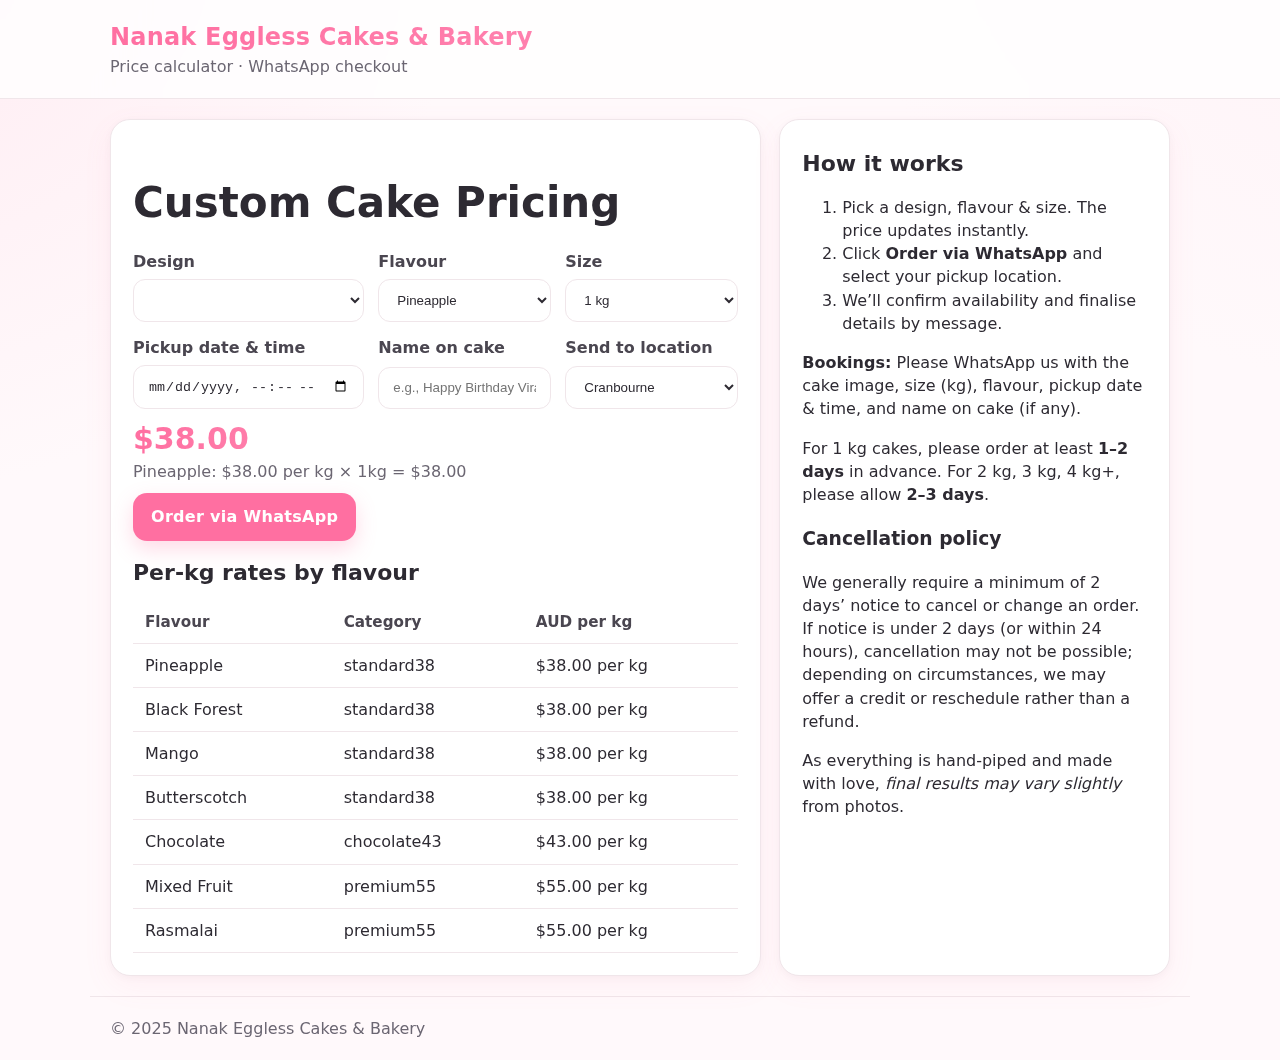
<file: index.html>
<!doctype html>
<html lang="en">
<head>
  <meta charset="utf-8" />
  <title>Nanak Eggless Cakes & Bakery · Price calculator · WhatsApp checkout</title>
  <meta name="viewport" content="width=device-width, initial-scale=1" />
  <link rel="stylesheet" href="assets/style.css" />
</head>
<body>
<header>
  <div class="wrap">
    <div class="brand" id="brand">Nanak Eggless Cakes & Bakery</div>
    <nav class="muted">Price calculator · WhatsApp checkout</nav>
  </div>
</header>

<main class="wrap grid">
  <section class="card">
    <img id="heroImg" class="hero" alt="">
    <h1 id="heroTitle">Custom Cake Pricing</h1>
    <p id="heroDesc" class="muted"></p>

    <div class="controls">
      <label>Design <select id="design"></select></label>
      <label>Flavour <select id="flavour"></select></label>
      <label>Size <select id="size"></select></label>
      <label>Pickup date & time <input type="datetime-local" id="pickup" /></label>
      <label>Name on cake <input type="text" id="name" placeholder="e.g., Happy Birthday Viraj" /></label>
      <label>Send to location <select id="location"></select></label>
    </div>

    <div class="price" id="price">$0.00</div>
    <div class="muted" id="baseInfo"></div>

    <p style="margin-top:10px"><a id="waBtn" class="btn" href="#">Order via WhatsApp</a></p>

    <h2>Per-kg rates by flavour</h2>
    <table class="table" id="rateTable">
      <thead><tr><th>Flavour</th><th>Category</th><th>AUD per kg</th></tr></thead>
      <tbody></tbody>
    </table>
  </section>

  <aside class="card">
    <h2>How it works</h2>
    <ol>
      <li>Pick a design, flavour & size. The price updates instantly.</li>
      <li>Click <strong>Order via WhatsApp</strong> and select your pickup location.</li>
      <li>We’ll confirm availability and finalise details by message.</li>
    </ol>
    <div id="policy"></div>
  </aside>
</main>

<footer class="wrap muted">© 2025 <span id="footerBrand"></span></footer>

<script type="module" src="assets/app.js"></script>
</body>
</html>
</file>
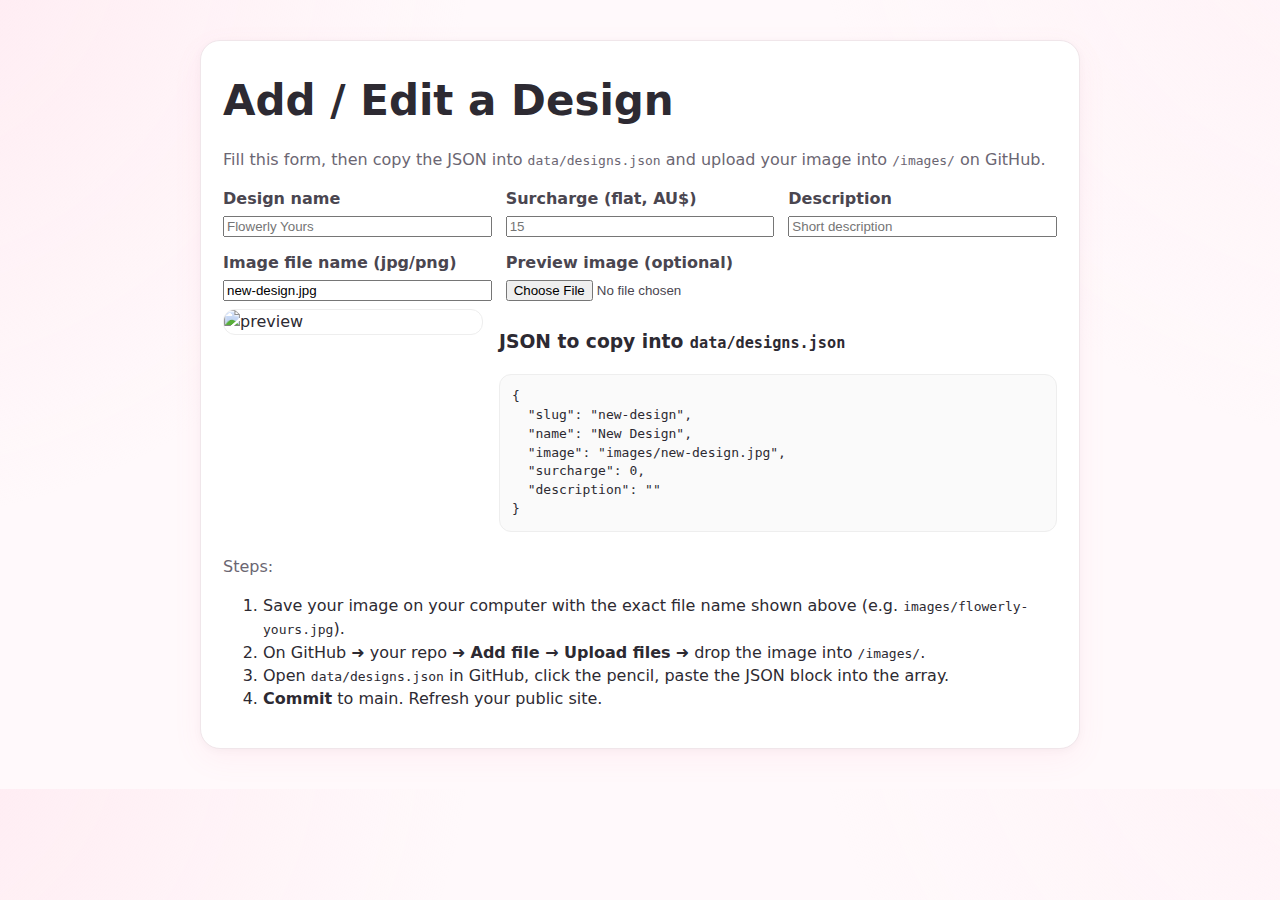
<file: editor.html>
<!doctype html>
<html lang="en">
<head>
  <meta charset="utf-8"/>
  <title>Design Editor · Nanak Cakes</title>
  <meta name="viewport" content="width=device-width, initial-scale=1"/>
  <link rel="stylesheet" href="assets/style.css"/>
  <style>.card{max-width:880px;margin:20px auto}</style>
</head>
<body>
  <main class="wrap">
    <section class="card">
      <h1>Add / Edit a Design</h1>
      <p class="muted">Fill this form, then copy the JSON into <code>data/designs.json</code> and upload your image into <code>/images/</code> on GitHub.</p>

      <div class="controls">
        <label>Design name <input id="name" placeholder="Flowerly Yours"/></label>
        <label>Surcharge (flat, AU$) <input id="surcharge" type="number" step="0.5" placeholder="15"/></label>
        <label>Description <input id="desc" placeholder="Short description"/></label>
        <label>Image file name (jpg/png) <input id="imgName" placeholder="flowerly-yours.jpg"/></label>
        <label>Preview image (optional)
          <input id="imgFile" type="file" accept="image/*"/>
        </label>
      </div>

      <div style="display:flex;gap:16px;align-items:flex-start">
        <img id="preview" style="width:260px;height:auto;border:1px solid #eee;border-radius:12px;object-fit:cover" alt="preview"/>
        <div style="flex:1">
          <h3>JSON to copy into <code>data/designs.json</code></h3>
          <pre id="json" style="white-space:pre-wrap;background:#fafafa;border:1px solid #eee;border-radius:12px;padding:12px"></pre>
        </div>
      </div>

      <p class="muted" style="margin-top:10px">
        Steps:
        <ol>
          <li>Save your image on your computer with the exact file name shown above (e.g. <code>images/flowerly-yours.jpg</code>).</li>
          <li>On GitHub ➜ your repo ➜ <strong>Add file → Upload files</strong> ➜ drop the image into <code>/images/</code>.</li>
          <li>Open <code>data/designs.json</code> in GitHub, click the pencil, paste the JSON block into the array.</li>
          <li><strong>Commit</strong> to main. Refresh your public site.</li>
        </ol>
      </p>
    </section>
  </main>

  <script>
    const $=s=>document.querySelector(s);
    const slugify=s=>s.toLowerCase().trim()
      .replace(/[^a-z0-9]+/g,'-').replace(/^-+|-+$/g,'');

    function build(){
      const name = $('#name').value.trim() || 'New Design';
      const surcharge = Number($('#surcharge').value||0);
      const desc = $('#desc').value.trim();
      let img = $('#imgName').value.trim();
      const slug = slugify(name);
      if(!img) img = `${slug}.jpg`;
      $('#imgName').value = img;

      const block = {
        slug, name,
        image: `images/${img}`,
        surcharge,
        description: desc
      };
      $('#json').textContent = JSON.stringify(block,null,2);
    }

    ['name','surcharge','desc','imgName'].forEach(id=>{
      $( '#'+id ).addEventListener('input', build);
    });

    $('#imgFile').addEventListener('change', e=>{
      const f = e.target.files[0];
      if (!f) return;
      const reader = new FileReader();
      reader.onload = ev=>{ $('#preview').src = ev.target.result; };
      reader.readAsDataURL(f);
      if (!$('#imgName').value) {
        const ext = (f.name.match(/\.(jpg|jpeg|png)$/i)||['','.jpg'])[0].toLowerCase().replace('.', '') || 'jpg';
        const suggested = slugify($('#name').value||'new-design') + '.' + ext;
        $('#imgName').value = suggested;
      }
      build();
    });

    build();
  </script>
</body>
</html>
</file>
<file: assets/style.css>
/* ===== Nanak Cakes – Soft Bakery Theme ===== */
:root{
  --bg:#fff9fb;           /* soft blush */
  --ink:#2d2a32;          /* deep text */
  --muted:#6b6672;        /* secondary text */
  --brand:#ff6fa1;        /* pink accent */
  --brand-ink:#3b0d1c;    /* dark contrast for buttons */
  --card:#ffffff;         /* cards */
  --border:#f0e6ea;       /* subtle borders */
  --ring:#ffd1e2;
}

*{box-sizing:border-box}
html,body{margin:0;padding:0}
body{
  font-family: Inter, ui-sans-serif, system-ui, -apple-system, "Segoe UI", Roboto, Arial, sans-serif;
  background:
    radial-gradient(1200px 1200px at -10% -10%, #ffeaf1 0, transparent 50%),
    radial-gradient(1000px 1000px at 110% -20%, #fff1f6 0, transparent 60%),
    var(--bg);
  color:var(--ink);
  line-height:1.45;
}

/* layout */
.wrap{max-width:1100px;margin:0 auto;padding:20px}
header{
  position:sticky; top:0; z-index:10;
  backdrop-filter:saturate(150%) blur(8px);
  background:#ffffffcc;
  border-bottom:1px solid var(--border);
}
nav{display:flex; align-items:center; justify-content:space-between; gap:14px}
.brand{
  font-weight:900; letter-spacing:.2px;
  background:linear-gradient(90deg,#ff6fa1,#ff9ac0);
  -webkit-background-clip:text; background-clip:text; color:transparent;
  font-size:clamp(18px,3.2vw,24px);
}
.muted{color:var(--muted)}

main{padding:28px 0 46px}
.grid{display:grid; grid-template-columns:1fr; gap:18px}
@media (min-width:900px){ .grid{ grid-template-columns:1.25fr .75fr } }

.card{
  background:var(--card);
  border:1px solid var(--border);
  border-radius:20px;
  padding:22px;
  box-shadow: 0 10px 30px rgba(255, 111, 161, 0.07), 0 2px 8px rgba(0,0,0,.03);
}

h1{font-size:clamp(28px,4.6vw,42px); margin:8px 0 10px}
h2{font-size:clamp(18px,3.2vw,22px); margin:6px 0 12px}
a{color:var(--brand); text-decoration:none}
a:hover{text-decoration:underline}

/* controls */
.controls{display:grid; grid-template-columns:1fr 1fr; gap:14px; margin:12px 0 8px}
@media (min-width:700px){ .controls{ grid-template-columns:repeat(3,1fr) } }
label{display:grid; gap:6px; font-weight:600; color:#4a4650}

select,input[type="text"],input[type="datetime-local"]{
  width:100%; padding:12px 14px; border-radius:12px;
  border:1px solid var(--border); background:#fff; color:var(--ink);
  outline:none; box-shadow:0 0 0 0 transparent; transition:box-shadow .15s ease, border-color .15s ease;
}
select:focus, input:focus{ border-color:var(--ring); box-shadow:0 0 0 4px rgba(255,111,161,.15) }

.chk{display:flex; align-items:center; gap:10px; padding-top:24px}

.price{
  margin-top:8px;
  font-weight:900; font-size:clamp(22px,4vw,30px);
  background:linear-gradient(90deg,#ff6fa1,#ffb3cd);
  -webkit-background-clip:text; background-clip:text; color:transparent;
}

.btn{
  display:inline-block; padding:12px 18px; border-radius:14px;
  background:var(--brand); color:#fff; font-weight:900; letter-spacing:.3px;
  border:0; cursor:pointer; box-shadow:0 8px 20px rgba(255,111,161,.25);
  transition:transform .06s ease, box-shadow .15s ease, filter .15s ease;
}
.btn:hover{ transform:translateY(-1px); filter:saturate(110%) }
.btn:active{ transform:translateY(0) }

/* table */
.table{width:100%; border-collapse:separate; border-spacing:0; margin-top:10px}
.table th,.table td{padding:10px 12px; border-bottom:1px solid var(--border); text-align:left}
.table thead th{font-size:.95rem; color:#4a4650}
.table tbody tr:hover{ background:#fff6fa }

/* policy / aside */
.policy h3{margin-top:18px}

/* footer */
footer{border-top:1px solid var(--border); color:#8b8592; padding:18px}
</file>
